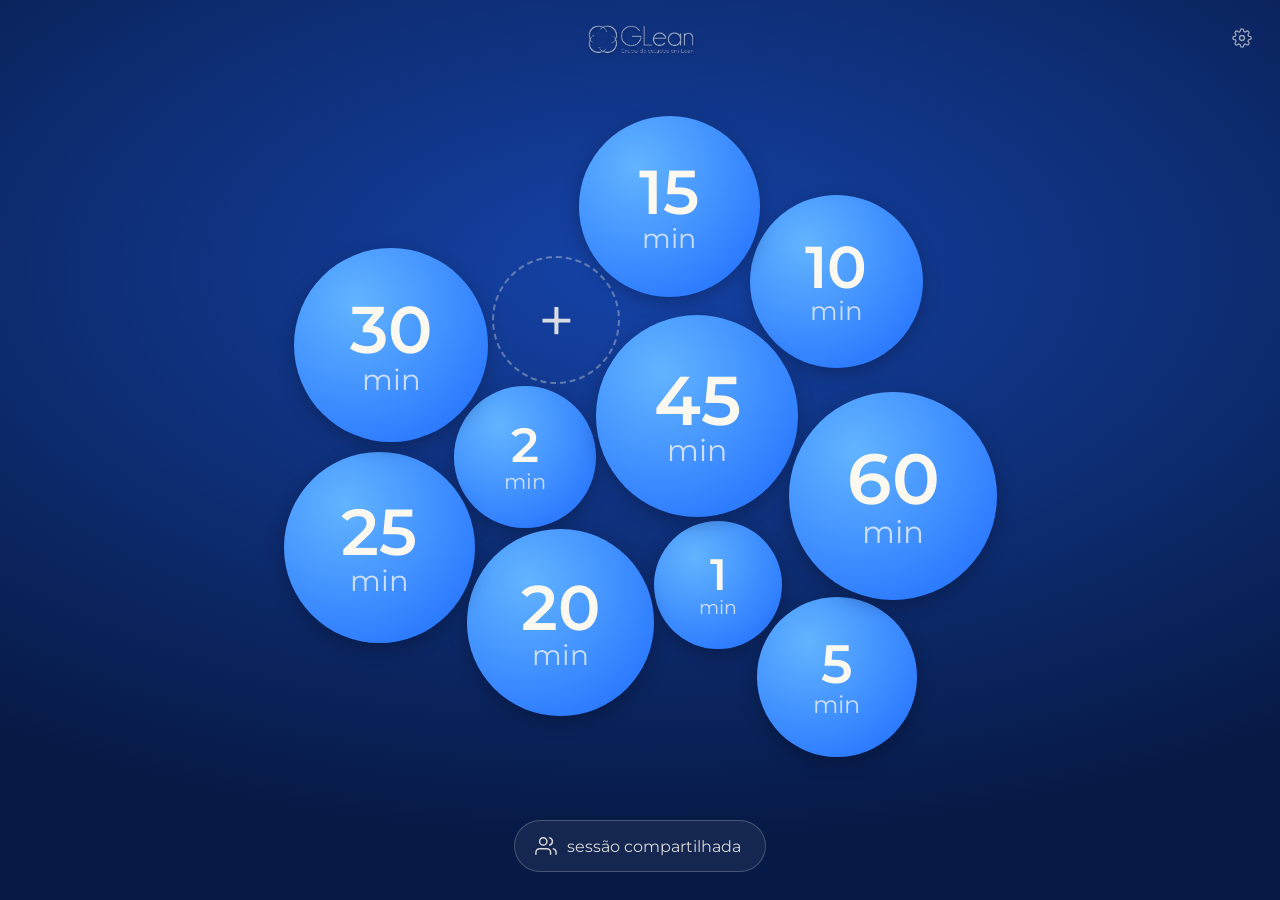
<file: cuckoo/index.html>
<!doctype html>
<html lang="pt-BR">
<head>
<meta charset="utf-8">
<meta name="viewport" content="width=device-width, initial-scale=1, viewport-fit=cover">
<title>Cuckoo</title>
<link rel="icon" href="../assets/marca/favicon_glean.png">
<link rel="preconnect" href="https://fonts.googleapis.com">
<link rel="preconnect" href="https://fonts.gstatic.com" crossorigin>
<link rel="stylesheet" href="https://fonts.googleapis.com/css2?family=Montserrat:wght@400;500;600;700&display=swap">
<style>
  /* =======================================================================
     Cuckoo — timer com sessões compartilhadas
     ======================================================================= */
  :root {
    --fundo-0: #071a46;
    --fundo-1: #1543a8;
    --circulo-a: #1e6bff;
    --circulo-b: #62b4ff;
    --texto: #fbf8ef;
    --fraco: rgba(251, 248, 239, .6);
    --fraco-forte: rgba(251, 248, 239, .85);
    --destaque: #ffc93f;
    --destaque-fraco: rgba(255, 201, 63, .4);
    --painel: #1b4cb4;
    --perigo: #e2836b;
    --ok: #7fd6a4;
  }

  * { box-sizing: border-box; }

  html, body {
    margin: 0; padding: 0; height: 100%;
    background: var(--fundo-0);
    font-family: "Montserrat", ui-sans-serif, system-ui, -apple-system, sans-serif;
    -webkit-tap-highlight-color: transparent;
    overscroll-behavior: none;
  }

  button, input { font: inherit; }
  [hidden] { display: none !important; }

  #app { position: fixed; inset: 0; color: var(--texto); overflow: hidden; }

  .tela {
    position: absolute;
    inset: 0;
    display: flex;
    align-items: center;
    justify-content: center;
    opacity: 0;
    visibility: hidden;
    transform: scale(.98);
    transition: opacity .45s ease, transform .45s ease, visibility 0s linear .45s;
    padding: env(safe-area-inset-top) env(safe-area-inset-right) env(safe-area-inset-bottom) env(safe-area-inset-left);
  }
  .tela.ativa {
    opacity: 1;
    visibility: visible;
    transform: scale(1);
    transition: opacity .45s ease, transform .45s ease, visibility 0s linear 0s;
  }
  #inicio { background: radial-gradient(120% 90% at 50% 30%, var(--fundo-1) 0%, var(--fundo-0) 70%); }

  /* A cor do timer acompanha o tempo restante: --t1/--t0 são atualizadas pelo
     script, do violeta do começo, passando pelo magenta, ao vermelho do fim. */
  #tela-timer {
    --t1: rgb(104, 64, 236);
    --t0: rgb(46, 22, 130);
    flex-direction: column;
    gap: 22px;
    background: radial-gradient(120% 90% at 50% 30%, var(--t1) 0%, var(--t0) 70%);
  }
  /* Depois do fim, um brilho quente pulsa devagar sobre o vermelho. */
  #tela-timer::before {
    content: "";
    position: absolute;
    inset: 0;
    background: radial-gradient(70% 60% at 50% 45%, rgba(255, 170, 60, .35), transparent 70%);
    opacity: 0;
    pointer-events: none;
  }
  #tela-timer.excedido::before { animation: brilho 2.4s ease-in-out infinite; }
  @keyframes brilho { 50% { opacity: 1; } }

  /* ----------------------------- INÍCIO ----------------------------- */
  /* Área dos círculos, entre a logo (em cima) e o botão de sessão (embaixo).
     As posições vêm da simulação no script; --base é o diâmetro de referência,
     ajustado para que todos caibam juntos perto do centro. */
  #constelacao {
    --base: 110px;
    position: absolute;
    top: calc(82px + env(safe-area-inset-top));
    bottom: calc(104px + env(safe-area-inset-bottom));
    left: 12px;
    right: 12px;
  }

  .circulo {
    --f: 1;
    position: absolute;
    left: 0;
    top: 0;
    width: calc(var(--base) * var(--f));
    height: calc(var(--base) * var(--f));
    display: flex;
    flex-direction: column;
    gap: 2px;
    align-items: center;
    justify-content: center;
    border-radius: 50%;
    border: none;
    cursor: pointer;
    background: radial-gradient(circle at 32% 28%, var(--circulo-b), var(--circulo-a));
    color: var(--texto);
    line-height: 1;
    box-shadow: 0 6px 18px rgba(0, 0, 0, .25);
    transform: scale(.6);
    opacity: 0;
    animation: surgir .5s cubic-bezier(.22, 1.2, .36, 1) forwards;
    transition: box-shadow .2s ease, filter .2s ease;
  }
  .circulo:hover { filter: brightness(1.08); box-shadow: 0 8px 22px rgba(0, 0, 0, .32); }
  .circulo:active { filter: brightness(1.15); box-shadow: 0 0 0 6px var(--destaque-fraco); }
  .circulo b { font-weight: 600; font-size: max(13px, calc(var(--base) * var(--f) * .34)); }
  .circulo small { font-weight: 400; opacity: .75; font-size: max(9px, calc(var(--base) * var(--f) * .15)); }
  .circulo.mais {
    background: transparent;
    border: 2px dashed rgba(243, 239, 228, .35);
    box-shadow: none;
    color: var(--fraco-forte);
  }
  .circulo.mais:hover { border-color: var(--destaque); color: var(--destaque); filter: none; }
  .circulo.mais b { font-weight: 400; font-size: max(20px, calc(var(--base) * var(--f) * .5)); }
  @keyframes surgir { to { transform: scale(1); opacity: 1; } }

  .icone-btn {
    position: absolute;
    top: calc(18px + env(safe-area-inset-top));
    width: 40px; height: 40px;
    border: none;
    background: transparent;
    color: var(--fraco);
    cursor: pointer;
    display: flex;
    align-items: center;
    justify-content: center;
    border-radius: 50%;
    transition: color .2s ease, background .2s ease;
  }
  .icone-btn:hover { color: var(--fraco-forte); background: rgba(255, 255, 255, .06); }
  .icone-btn svg { width: 20px; height: 20px; }
  #ajustes-btn { right: calc(18px + env(safe-area-inset-right)); }

  /* Botão de sessão: embaixo, no centro, acima das duas telas, para que quem
     está numa sessão sempre saiba disso (inclusive com o timer rodando). */
  #sessao-btn {
    position: absolute;
    z-index: 5;
    left: 50%;
    bottom: calc(28px + env(safe-area-inset-bottom));
    transform: translateX(-50%);
    height: 52px;
    padding: 0 24px 0 20px;
    display: flex;
    align-items: center;
    gap: 10px;
    white-space: nowrap;
    border: 1px solid rgba(243, 239, 228, .22);
    border-radius: 26px;
    background: rgba(255, 255, 255, .06);
    color: var(--fraco-forte);
    font-size: 1rem;
    cursor: pointer;
    transition: color .2s ease, background .2s ease, border-color .2s ease;
  }
  #sessao-btn:hover { color: var(--texto); background: rgba(255, 255, 255, .1); border-color: rgba(243, 239, 228, .35); }
  #sessao-btn svg { width: 22px; height: 22px; flex: none; }
  #sessao-btn.em-sessao {
    color: var(--texto);
    background: rgba(240, 197, 119, .1);
    border-color: rgba(240, 197, 119, .3);
  }
  #sessao-btn .codigo { font-weight: 600; letter-spacing: .08em; }
  #sessao-btn .pessoas { color: var(--fraco-forte); }
  .ponto-vivo {
    width: 8px; height: 8px; border-radius: 50%;
    background: var(--ok);
    box-shadow: 0 0 0 0 rgba(127, 214, 164, .6);
    animation: pulsar 2s infinite;
    flex: none;
  }
  .ponto-vivo.desconectado { background: var(--perigo); animation: none; }
  @keyframes pulsar {
    70% { box-shadow: 0 0 0 8px rgba(127, 214, 164, 0); }
    100% { box-shadow: 0 0 0 0 rgba(127, 214, 164, 0); }
  }

  /* Logo do GLean: discreta, no topo das duas telas */
  .logo-glean {
    position: absolute;
    z-index: 4;
    left: 50%;
    top: calc(22px + env(safe-area-inset-top));
    transform: translateX(-50%);
    height: 40px;
    width: auto;
    opacity: .6;
    pointer-events: none;
    transition: opacity .3s ease;
  }

  /* ----------------------------- TIMER ----------------------------- */
  #rotulo-timer {
    position: relative;
    margin: 0 0 -14px;
    font-size: clamp(1rem, 1.6vw, 1.2rem);
    font-weight: 500;
    letter-spacing: .03em;
    color: var(--fraco-forte);
    text-align: center;
  }
  .excedido #rotulo-timer {
    margin-bottom: -4px;
    font-size: clamp(1.4rem, 3vw, 2.3rem);
    font-weight: 600;
    color: var(--texto);
  }
  #contador {
    position: relative;
    font-size: clamp(4.2rem, 20vw, 9.5rem);
    font-weight: 700;
    font-variant-numeric: tabular-nums;
    letter-spacing: -.02em;
    line-height: 1;
    transition: color .3s ease, transform .3s ease;
  }
  #contador.acabando { transform: scale(1.08); }
  .excedido #contador { color: #fff3c4; text-shadow: 0 4px 30px rgba(120, 10, 0, .45); }

  /* Depois do fim: a contagem do tempo extra de um lado e os círculos do
     outro, para já escolher o próximo tempo. No celular, um sobre o outro. */
  @media (min-width: 761px) {
    .modo-excedido #tela-timer { right: 50%; }
    .modo-excedido #inicio { left: 50%; }
    .modo-excedido #sessao-btn, .modo-excedido .logo-glean { left: 75%; }
    .modo-excedido #contador { font-size: clamp(3.4rem, 10vw, 8.5rem); }
  }
  @media (max-width: 760px) {
    .modo-excedido #tela-timer { bottom: 56%; gap: 12px; }
    .modo-excedido #inicio { top: 44%; }
    .modo-excedido #constelacao { top: 14px; }
    .modo-excedido .logo-glean { display: none; }
    .modo-excedido #contador { font-size: clamp(3rem, 17vw, 6rem); }
    .modo-excedido #aviso-sessao-timer { display: none; }
  }

  #acoes-timer { position: relative; display: flex; align-items: center; gap: 6px; }
  #acoes-timer button {
    background: none;
    border: none;
    color: var(--fraco-forte);
    font-size: .95rem;
    cursor: pointer;
    padding: 10px 16px;
    border-radius: 20px;
    transition: color .2s ease, background .2s ease;
  }
  #acoes-timer button:hover { color: var(--texto); background: rgba(255, 255, 255, .08); }
  #acoes-timer .divisor { width: 1px; height: 14px; background: rgba(255, 255, 255, .2); }
  #aviso-sessao-timer { position: relative; margin: -10px 0 0; font-size: .85rem; color: var(--fraco); text-align: center; }

  button:focus-visible, input:focus-visible { outline: 2px solid var(--destaque); outline-offset: 2px; }

  /* ----------------------------- PAINÉIS ----------------------------- */
  .sobreposicao {
    position: fixed;
    inset: 0;
    z-index: 10;
    /* fundo bem escurecido e desfocado: o painel se destaca do que está atrás */
    background: rgba(3, 8, 18, .78);
    -webkit-backdrop-filter: blur(8px);
    backdrop-filter: blur(8px);
    display: flex;
    align-items: center;
    justify-content: center;
    padding: 24px;
    opacity: 0;
    visibility: hidden;
    transition: opacity .25s ease, visibility 0s linear .25s;
  }
  .sobreposicao.aberta { opacity: 1; visibility: visible; transition: opacity .25s ease, visibility 0s linear 0s; }

  .painel {
    background: linear-gradient(180deg, #2a66dc 0%, var(--painel) 100%);
    border: 1px solid rgba(243, 239, 228, .2);
    border-radius: 20px;
    padding: 28px 24px;
    width: min(420px, 100%);
    max-height: 84vh;
    overflow-y: auto;
    box-shadow: 0 24px 70px rgba(0, 0, 0, .6), 0 0 0 6px rgba(76, 130, 204, .12);
    transform: translateY(8px);
    transition: transform .25s ease;
  }
  .sobreposicao.aberta .painel { transform: translateY(0); }
  .painel h2 { margin: 0 0 16px; font-size: 1.15rem; font-weight: 600; }
  .painel p { margin: 0 0 18px; color: var(--fraco-forte); font-size: .92rem; line-height: 1.5; }
  .painel .nota { color: var(--fraco); font-size: .85rem; }

  .campo {
    background: rgba(255, 255, 255, .06);
    border: 1px solid rgba(255, 255, 255, .12);
    border-radius: 10px;
    color: var(--texto);
    font-size: .95rem;
    padding: 8px 10px;
  }
  .campo[type="number"] { width: 64px; text-align: right; font-variant-numeric: tabular-nums; }

  #lista-ajustes { display: flex; flex-direction: column; gap: 10px; }
  .linha-ajuste { display: flex; align-items: center; justify-content: space-between; gap: 12px; }
  .linha-ajuste .ordem { color: var(--fraco); font-size: .85rem; width: 22px; }
  .campos-tempo { display: flex; align-items: center; gap: 6px; color: var(--fraco); font-size: .85rem; }
  .remover-tempo {
    width: 32px; height: 32px;
    border: none; border-radius: 50%;
    background: transparent;
    color: var(--fraco);
    cursor: pointer;
  }
  .remover-tempo:hover { color: var(--perigo); background: rgba(226, 131, 107, .12); }

  .novo-tempo-campos { display: flex; justify-content: center; align-items: center; gap: 10px; margin: 6px 0 4px; color: var(--fraco); }
  .novo-tempo-campos .campo { width: 86px; font-size: 1.6rem; font-weight: 600; text-align: center; padding: 10px; }

  .acoes-painel { display: flex; justify-content: flex-end; flex-wrap: wrap; gap: 10px; margin-top: 24px; }
  .acoes-painel .empurra { margin-right: auto; }
  .botao {
    font-size: .9rem;
    border-radius: 20px;
    padding: 10px 18px;
    cursor: pointer;
    border: none;
    background: transparent;
    color: var(--fraco-forte);
    transition: filter .2s ease, color .2s ease, background .2s ease;
  }
  .botao:hover { color: var(--texto); }
  .botao:disabled { opacity: .5; cursor: default; }
  .botao.principal { background: var(--destaque); color: #23180a; font-weight: 600; }
  .botao.principal:hover { filter: brightness(1.06); }
  .botao.contorno { border: 1px solid rgba(255, 255, 255, .18); }
  .botao.contorno:hover { background: rgba(255, 255, 255, .06); }
  .botao.perigo { color: var(--perigo); }
  .botao.largo { width: 100%; padding: 12px 18px; font-size: .95rem; }

  .separador {
    display: flex;
    align-items: center;
    gap: 12px;
    margin: 20px 0 14px;
    color: var(--fraco);
    font-size: .8rem;
  }
  .separador::before, .separador::after { content: ""; flex: 1; height: 1px; background: rgba(255, 255, 255, .12); }

  .linha-codigo { display: flex; gap: 8px; }
  .linha-codigo .campo {
    flex: 1;
    min-width: 0;
    text-transform: uppercase;
    letter-spacing: .2em;
    font-weight: 600;
    text-align: center;
  }
  .linha-codigo .campo::placeholder { letter-spacing: .05em; font-weight: 400; text-transform: none; }

  .erro { margin: 12px 0 0 !important; color: var(--perigo) !important; font-size: .85rem !important; }

  .codigo-grande {
    margin: 4px 0 6px;
    font-size: 2.6rem;
    font-weight: 700;
    letter-spacing: .18em;
    color: var(--destaque);
    text-align: center;
  }
  .pessoas-sessao { text-align: center; margin-bottom: 20px !important; }
  .rotulo-campo { display: block; margin-bottom: 6px; font-size: .85rem; color: var(--fraco-forte); }
  .rotulo-campo span { color: var(--fraco); }
  .campo-nome { display: block; width: 100%; margin-bottom: 16px; }
  #sessao-btn .nome-sessao { max-width: 34vw; overflow: hidden; text-overflow: ellipsis; font-weight: 600; }
  .linha-link { display: flex; gap: 8px; }
  .linha-link .campo { flex: 1; min-width: 0; font-size: .85rem; color: var(--fraco-forte); }

  @media (max-height: 520px) {
    .logo-glean { height: 26px; top: 12px; }
    #sessao-btn { height: 42px; bottom: 12px; }
    #constelacao { top: 50px; bottom: 64px; }
  }

  @media (prefers-reduced-motion: reduce) {
    * { animation-duration: .001s !important; transition-duration: .001s !important; }
    #tela-timer.excedido::before { animation: none; opacity: .7; }
  }
</style>
</head>
<body>
<div id="app">

  <button id="sessao-btn" aria-haspopup="dialog">
    <svg viewBox="0 0 24 24" fill="none" stroke="currentColor" stroke-width="1.6" stroke-linecap="round" stroke-linejoin="round" aria-hidden="true">
      <path d="M17 21v-2a4 4 0 0 0-4-4H5a4 4 0 0 0-4 4v2" /><circle cx="9" cy="7" r="4" />
      <path d="M23 21v-2a4 4 0 0 0-3-3.87" /><path d="M16 3.13a4 4 0 0 1 0 7.75" />
    </svg>
    <span id="sessao-rotulo">sessão compartilhada</span>
  </button>

  <section id="inicio" class="tela ativa">
    <div id="constelacao"></div>
    <button id="ajustes-btn" class="icone-btn" aria-label="Editar tempos">
      <svg viewBox="0 0 24 24" fill="none" stroke="currentColor" stroke-width="1.6" stroke-linecap="round" stroke-linejoin="round" aria-hidden="true">
        <circle cx="12" cy="12" r="3" />
        <path d="M19.4 15a1.65 1.65 0 0 0 .33 1.82l.06.06a2 2 0 1 1-2.83 2.83l-.06-.06a1.65 1.65 0 0 0-1.82-.33 1.65 1.65 0 0 0-1 1.51V21a2 2 0 0 1-4 0v-.09A1.65 1.65 0 0 0 9 19.4a1.65 1.65 0 0 0-1.82.33l-.06.06a2 2 0 1 1-2.83-2.83l.06-.06A1.65 1.65 0 0 0 4.68 15a1.65 1.65 0 0 0-1.51-1H3a2 2 0 0 1 0-4h.09A1.65 1.65 0 0 0 4.6 9a1.65 1.65 0 0 0-.33-1.82l-.06-.06a2 2 0 1 1 2.83-2.83l.06.06A1.65 1.65 0 0 0 9 4.6a1.65 1.65 0 0 0 1-1.51V3a2 2 0 0 1 4 0v.09a1.65 1.65 0 0 0 1 1.51 1.65 1.65 0 0 0 1.82-.33l.06-.06a2 2 0 1 1 2.83 2.83l-.06.06A1.65 1.65 0 0 0 19.4 9a1.65 1.65 0 0 0 1.51 1H21a2 2 0 0 1 0 4h-.09a1.65 1.65 0 0 0-1.51 1z" />
      </svg>
    </button>
  </section>

  <section id="tela-timer" class="tela">
    <p id="rotulo-timer">&nbsp;</p>
    <div id="contador" role="timer" aria-live="off">00:00</div>
    <p id="aviso-sessao-timer" hidden>todos na sessão veem este mesmo tempo</p>
    <div id="acoes-timer">
      <button id="reiniciar-btn">reiniciar</button>
      <span class="divisor" aria-hidden="true"></span>
      <button id="voltar-btn">voltar</button>
    </div>
  </section>

  <img class="logo-glean" src="../assets/marca/logo-branca-glean.png" alt="GLean, Grupo de Estudos em Lean">

  <!-- Novo tempo (círculo "+") -->
  <div id="novo-tempo" class="sobreposicao">
    <form id="novo-tempo-form" class="painel" role="dialog" aria-modal="true" aria-labelledby="novo-tempo-titulo">
      <h2 id="novo-tempo-titulo">Novo tempo</h2>
      <div class="novo-tempo-campos">
        <input id="novo-min" class="campo" type="number" min="0" max="180" inputmode="numeric" aria-label="Minutos" placeholder="0">
        <span>min</span>
        <input id="novo-seg" class="campo" type="number" min="0" max="59" inputmode="numeric" aria-label="Segundos" placeholder="00">
        <span>s</span>
      </div>
      <p id="novo-tempo-erro" class="erro" hidden></p>
      <div class="acoes-painel">
        <button type="button" id="novo-tempo-fechar" class="botao empurra">Fechar</button>
        <button type="button" id="novo-tempo-iniciar" class="botao contorno">Só iniciar</button>
        <button type="submit" class="botao principal">Adicionar</button>
      </div>
    </form>
  </div>

  <!-- Editar tempos -->
  <div id="ajustes" class="sobreposicao">
    <div class="painel" role="dialog" aria-modal="true" aria-labelledby="ajustes-titulo">
      <h2 id="ajustes-titulo">Editar tempos</h2>
      <p id="ajustes-nota-sessao" class="nota" hidden>Os tempos valem para todos da sessão.</p>
      <div id="lista-ajustes"></div>
      <div class="acoes-painel">
        <button id="ajustes-padrao" class="botao empurra">Restaurar padrão</button>
        <button id="ajustes-fechar" class="botao">Fechar</button>
        <button id="ajustes-salvar" class="botao principal">Salvar</button>
      </div>
    </div>
  </div>

  <!-- Sessão compartilhada -->
  <div id="painel-sessao" class="sobreposicao">
    <div class="painel" role="dialog" aria-modal="true" aria-labelledby="sessao-titulo">

      <div id="sessao-fora">
        <h2 id="sessao-titulo">Sessão compartilhada</h2>
        <label class="rotulo-campo" for="nome-campo">Nome da sessão <span>(opcional, aparece no link)</span></label>
        <input id="nome-campo" class="campo campo-nome" maxlength="40" autocomplete="off"
               placeholder="Ex.: Reunião de sexta">
        <button id="criar-btn" class="botao principal largo">Criar nova sessão</button>
        <div class="separador">ou entre com um código</div>
        <form id="entrar-form" class="linha-codigo">
          <input id="codigo-campo" class="campo" maxlength="5" autocomplete="off" autocapitalize="characters"
                 spellcheck="false" placeholder="código" aria-label="Código da sessão">
          <button id="entrar-btn" class="botao contorno" type="submit">Entrar</button>
        </form>
        <p id="sessao-erro" class="erro" hidden></p>
      </div>

      <div id="sessao-dentro" hidden>
        <h2 id="sessao-dentro-titulo">Você está na sessão</h2>
        <div id="sessao-codigo" class="codigo-grande">—</div>
        <p id="sessao-pessoas" class="pessoas-sessao">—</p>
        <label class="rotulo-campo" for="sessao-nome-campo">Nome da sessão <span>(muda para todos)</span></label>
        <input id="sessao-nome-campo" class="campo campo-nome" maxlength="40" autocomplete="off"
               placeholder="Sem nome">
        <div class="linha-link">
          <input id="sessao-link" class="campo" readonly aria-label="Link da sessão">
          <button id="copiar-btn" class="botao contorno">Copiar link</button>
        </div>
        <p class="nota" style="margin-top: 12px">Envie o link ou o código para quem vai acompanhar o tempo.</p>
      </div>

      <div class="acoes-painel">
        <button id="sair-btn" class="botao perigo empurra" hidden>Sair da sessão</button>
        <button id="sessao-fechar" class="botao">Fechar</button>
      </div>
    </div>
  </div>

</div>

<script type="module">
  const $ = (id) => document.getElementById(id);

  // Tempos em segundos, para aceitar valores como 1:30.
  const TEMPOS_PADRAO = [1, 2, 5, 10, 15, 20, 25, 30, 45, 60].map((m) => m * 60);
  const TEMPO_MIN = 5;              // 5 s
  const TEMPO_MAX = 180 * 60;       // 3 h
  const MAX_TEMPOS = 16;
  const CHAVE_LOCAL = "cuckoo-tempos";
  const CHAVE_ANTIGA = "cuckoo-duracoes";   // versão anterior, em minutos
  const CAMINHO = "cuckoo/sessoes/";
  // Sem letras/números que se confundem ao ditar o código (0/O, 1/I/L).
  const ALFABETO = "ABCDEFGHJKMNPQRSTUVWXYZ23456789";
  const RE_CODIGO = /^[A-Z0-9]{5}$/;
  const ID_CLIENTE = Math.random().toString(36).slice(2) + Date.now().toString(36);

  // ---------------------------------------------------------------------------
  // Estado
  // ---------------------------------------------------------------------------
  // O timer é sempre descrito por "quando começou" e não por "quanto falta":
  // assim cada tela calcula o restante sozinha e todas mostram o mesmo número.
  let temposLocais = carregarTemposLocais();
  let timerLocal = { ativo: false, segundos: 0, inicio: 0 };

  // Sessão atual (null fora de sessão): codigo, dados (o nó do banco) e
  // desligar[] (cancela os listeners).
  let sessao = null;
  let fb = null;              // { db, m } depois que o Firebase carrega
  let desvioServidor = 0;     // relógio do servidor - relógio local, em ms
  let conectado = true;

  function carregarTemposLocais() {
    try {
      const salvo = JSON.parse(localStorage.getItem(CHAVE_LOCAL) || "null");
      if (salvo) return limparTempos(salvo);
      const antigo = JSON.parse(localStorage.getItem(CHAVE_ANTIGA) || "null");
      if (Array.isArray(antigo)) return limparTempos(antigo.map((m) => m * 60));
    } catch {}
    return TEMPOS_PADRAO.slice();
  }

  // O banco pode devolver listas como objetos. Garante a faixa permitida, sem
  // repetidos e em ordem crescente (é a ordem dos círculos na tela).
  function limparTempos(bruto) {
    const lista = (Array.isArray(bruto) ? bruto : Object.values(bruto || {}))
      .map((v) => Math.round(Number(v)))
      .filter((v) => v >= TEMPO_MIN && v <= TEMPO_MAX);
    const unicos = [...new Set(lista)].sort((a, b) => a - b).slice(0, MAX_TEMPOS);
    return unicos.length ? unicos : TEMPOS_PADRAO.slice();
  }

  function temposAtuais() {
    if (!sessao || !sessao.dados) return temposLocais;
    const d = sessao.dados;
    // sessões criadas pela versão anterior guardavam minutos em "duracoes"
    if (d.tempos) return limparTempos(d.tempos);
    if (d.duracoes) return limparTempos(Object.values(d.duracoes).map((m) => m * 60));
    return TEMPOS_PADRAO.slice();
  }

  function timerAtual() {
    const t = sessao ? (sessao.dados && sessao.dados.timer) || {} : timerLocal;
    return { ...t, segundos: t.segundos || (t.minutos || 0) * 60 };
  }

  const agora = () => Date.now() + (sessao ? desvioServidor : 0);

  // ---------------------------------------------------------------------------
  // Formatação
  // ---------------------------------------------------------------------------
  const dois = (n) => String(n).padStart(2, "0");

  function relogio(seg) {
    const h = Math.floor(seg / 3600), m = Math.floor((seg % 3600) / 60), s = seg % 60;
    return h ? `${h}:${dois(m)}:${dois(s)}` : `${dois(m)}:${dois(s)}`;
  }

  // [número, unidade] para os círculos: 25 min, 1:30 min, 45 s
  function rotuloCirculo(seg) {
    if (seg < 60) return [String(seg), "s"];
    if (seg % 60 === 0) return [String(seg / 60), "min"];
    return [`${Math.floor(seg / 60)}:${dois(seg % 60)}`, "min"];
  }

  function porExtenso(seg) {
    const m = Math.floor(seg / 60), s = seg % 60;
    const partes = [];
    if (m) partes.push(m + (m === 1 ? " minuto" : " minutos"));
    if (s) partes.push(s + (s === 1 ? " segundo" : " segundos"));
    return partes.join(" e ");
  }

  // ---------------------------------------------------------------------------
  // Círculos dos tempos
  // ---------------------------------------------------------------------------
  // Cada círculo é um corpo numa pequena simulação: um ímã no centro puxa
  // todos, cada um tem uma agitação própria (o movimento "desordenado") e as
  // colisões os mantêm encostados sem nunca sobrepor.
  let corpos = [];   // { el, chave, f, x, y, vx, vy, semente, ritmo, preso }
  let base = 100;    // diâmetro de referência, em px
  let area = { w: 0, h: 0 };
  let assinaturaCirculos = "";

  function desenharCirculos(forcar = false) {
    const tempos = temposAtuais();
    const assinatura = tempos.join(",");
    if (!area.w) area = { w: $("constelacao").clientWidth, h: $("constelacao").clientHeight };
    if (forcar || assinatura !== assinaturaCirculos) {
      assinaturaCirculos = assinatura;

      // Tamanho em escala logarítmica: 1 min e 60 min ficam distinguíveis sem
      // que os tempos longos dominem a tela.
      const lnMin = Math.log(tempos[0]), lnMax = Math.log(tempos[tempos.length - 1]);
      const fator = (v) => .8 + .5 * (lnMax === lnMin ? .5 : (Math.log(v) - lnMin) / (lnMax - lnMin));

      // Quem já estava na tela continua de onde estava; só os novos surgem.
      const anteriores = new Map(corpos.map((c) => [c.chave, c]));
      const itens = [...tempos.map((v) => ({ chave: String(v), f: fator(v), seg: v })), { chave: "+", f: .8 }];
      $("constelacao").innerHTML = "";

      corpos = itens.map((it, i) => {
        const el = document.createElement("button");
        el.className = "circulo" + (it.chave === "+" ? " mais" : "");
        el.style.setProperty("--f", it.f.toFixed(3));
        el.style.animationDelay = i * 35 + "ms";
        if (it.chave === "+") {
          el.innerHTML = "<b>+</b>";
          el.setAttribute("aria-label", "Adicionar um tempo específico");
        } else {
          const [num, unid] = rotuloCirculo(it.seg);
          el.dataset.seg = it.seg;
          el.innerHTML = `<b>${num}</b><small>${unid}</small>`;
          el.setAttribute("aria-label", "Iniciar timer de " + porExtenso(it.seg));
        }
        $("constelacao").appendChild(el);

        const antigo = anteriores.get(it.chave);
        // Os novos surgem espalhados pela área e o ímã os junta no centro.
        const corpo = {
          el, chave: it.chave, f: it.f,
          x: antigo ? antigo.x : area.w * (.08 + Math.random() * .84),
          y: antigo ? antigo.y : area.h * (.08 + Math.random() * .84),
          vx: 0, vy: 0,
          semente: Math.random() * Math.PI * 2,
          ritmo: .25 + Math.random() * .35,
          preso: false,
        };
        // Parado sob o cursor, para não fugir na hora do clique.
        el.addEventListener("pointerenter", (e) => { if (e.pointerType === "mouse") corpo.preso = true; });
        el.addEventListener("pointerleave", () => { corpo.preso = false; });
        return corpo;
      });
    }
    encaixarCirculos();
    acomodar();
  }

  // Ajusta o tamanho para que os círculos, juntos, ocupem cerca de metade da
  // área disponível: sobra espaço para se moverem sem ficar espremidos.
  function encaixarCirculos() {
    const c = $("constelacao");
    const w = c.clientWidth, h = c.clientHeight;
    if (w < 10 || h < 10) return;

    // Mudou o tamanho da tela: leva as posições junto, a partir do centro.
    if (area.w && (area.w !== w || area.h !== h)) {
      for (const k of corpos) {
        k.x = w / 2 + (k.x - area.w / 2) * (w / area.w);
        k.y = h / 2 + (k.y - area.h / 2) * (h / area.h);
      }
    }
    area = { w, h };

    const somaAreas = corpos.reduce((s, k) => s + Math.PI * (k.f / 2) ** 2, 0) || 1;
    const maiorF = Math.max(...corpos.map((k) => k.f), 1);
    base = Math.min(160, Math.sqrt(.5 * w * h / somaAreas), Math.min(w, h) * .42 / maiorF);
    c.style.setProperty("--base", base + "px");
  }

  // A acomodação dura 1,5 s: os círculos correm para o centro, freiam juntos
  // no fim e ficam parados até a próxima mudança (novo tempo, tela redimensionada,
  // volta do timer).
  const DURACAO_ACOMODACAO = 1.5;   // s
  const reduzirMovimento = window.matchMedia("(prefers-reduced-motion: reduce)").matches;
  let quadro = 0, ultimoQuadro = 0, inicioAcomodacao = 0;

  function acomodar() {
    pararCirculos();
    inicioAcomodacao = performance.now();
    if (!area.w) return;
    if (reduzirMovimento) {
      // sem animação: calcula direto onde eles parariam
      for (let t = 0; t < DURACAO_ACOMODACAO; t += 1 / 60) simular(1 / 60, t);
      terminarAcomodacao();
      return;
    }
    if (telaAtual === "timer" || document.hidden) return;
    ultimoQuadro = inicioAcomodacao;
    quadro = requestAnimationFrame(passoFisica);
  }

  function pararCirculos() {
    cancelAnimationFrame(quadro);
    quadro = 0;
  }

  function passoFisica(t) {
    quadro = 0;
    const dt = Math.min(.033, Math.max(.001, (t - ultimoQuadro) / 1000));
    ultimoQuadro = t;
    const decorrido = (t - inicioAcomodacao) / 1000;
    if (decorrido >= DURACAO_ACOMODACAO) { terminarAcomodacao(); return; }
    simular(dt, decorrido);
    posicionarCirculos();
    quadro = requestAnimationFrame(passoFisica);
  }

  // Fim: zera as velocidades e faz passadas extras de colisão, para que a
  // posição final em que ficam parados não tenha nenhuma sobreposição.
  function terminarAcomodacao() {
    for (const k of corpos) k.vx = k.vy = 0;
    resolverColisoes(30);
    posicionarCirculos();
  }

  function simular(dt, decorrido) {
    const { w, h } = area;
    const cx = w / 2, cy = h / 2;
    const lado = Math.min(w, h);
    const p = decorrido / DURACAO_ACOMODACAO;          // 0 → 1
    const atracao = lado * 4;                           // px/s² em direção ao centro
    const agitacao = lado * 1.2 * (1 - p);              // desordem que se desfaz
    const amortece = Math.pow(.03, dt);
    // freio: na segunda metade o deslocamento vai a zero suavemente
    const x = Math.max(0, (p - .5) / .5);
    const freio = 1 - x * x * (3 - 2 * x);

    for (const k of corpos) {
      if (k.preso) { k.vx = k.vy = 0; continue; }
      const dx = cx - k.x, dy = cy - k.y;
      const d = Math.hypot(dx, dy) || 1;
      // o ímã enfraquece bem perto do centro, para ninguém ficar tremendo ali
      const puxa = atracao * Math.min(1, d / (lado * .08));
      // agitação: direção própria de cada círculo, que gira com o tempo
      const ang = k.semente + decorrido * k.ritmo * 6;
      k.vx = (k.vx + (dx / d * puxa + Math.cos(ang) * agitacao) * dt) * amortece;
      k.vy = (k.vy + (dy / d * puxa + Math.sin(ang) * agitacao) * dt) * amortece;
      k.x += k.vx * dt * freio;
      k.y += k.vy * dt * freio;
    }

    resolverColisoes(6);
  }

  function posicionarCirculos() {
    for (const k of corpos) {
      const r = k.f * base / 2;
      k.el.style.left = (k.x - r).toFixed(1) + "px";
      k.el.style.top = (k.y - r).toFixed(1) + "px";
    }
  }

  // Várias passadas por quadro garantem que ninguém se sobreponha.
  function resolverColisoes(passadas) {
    const { w, h } = area;
    const folga = base * .035;                          // espaço mínimo entre círculos
    for (let passada = 0; passada < passadas; passada++) {
      for (let i = 0; i < corpos.length; i++) {
        for (let j = i + 1; j < corpos.length; j++) {
          const a = corpos[i], b = corpos[j];
          const dx = b.x - a.x, dy = b.y - a.y;
          const d = Math.hypot(dx, dy);
          const minimo = (a.f + b.f) * base / 2 + folga;
          if (d >= minimo) continue;
          // exatamente no mesmo ponto: separa numa direção qualquer
          const giro = Math.random() * Math.PI * 2;
          const nx = d > .01 ? dx / d : Math.cos(giro), ny = d > .01 ? dy / d : Math.sin(giro);
          const sobra = minimo - d;
          // um círculo parado sob o cursor não é empurrado: o outro desvia
          const pa = a.preso ? 0 : b.preso ? 1 : .5;
          const pb = 1 - pa;
          a.x -= nx * sobra * pa; a.y -= ny * sobra * pa;
          b.x += nx * sobra * pb; b.y += ny * sobra * pb;
          // tira a parte da velocidade que os empurraria um contra o outro
          const vn = (b.vx - a.vx) * nx + (b.vy - a.vy) * ny;
          if (vn < 0) {
            a.vx += nx * vn * pa; a.vy += ny * vn * pa;
            b.vx -= nx * vn * pb; b.vy -= ny * vn * pb;
          }
        }
      }
      for (const k of corpos) {
        const r = k.f * base / 2;
        k.x = Math.max(r, Math.min(w - r, k.x));
        k.y = Math.max(r, Math.min(h - r, k.y));
      }
    }
  }

  // Aba em segundo plano no meio da acomodação: termina na hora, sem animar.
  document.addEventListener("visibilitychange", () => {
    if (document.hidden && quadro) { pararCirculos(); terminarAcomodacao(); }
  });

  // ---------------------------------------------------------------------------
  // Timer
  // ---------------------------------------------------------------------------
  async function iniciar(segundos) {
    destravarAudio();
    const novo = { ativo: true, segundos, inicio: 0 };
    if (sessao) {
      novo.inicio = fb.m.serverTimestamp();
      await gravarTimer(novo);
    } else {
      novo.inicio = Date.now();
      timerLocal = novo;
      tique();
    }
  }

  function reiniciar() {
    const t = timerAtual();
    if (t.segundos) iniciar(t.segundos);
  }

  async function encerrar() {
    if (sessao) await gravarTimer({ ...timerAtual(), ativo: false });
    else { timerLocal = { ...timerLocal, ativo: false }; tique(); }
  }

  async function gravarTimer(timer) {
    try {
      await fb.m.set(fb.m.ref(fb.db, CAMINHO + sessao.codigo + "/timer"), timer);
    } catch (err) {
      console.error(err);
      alert("Não foi possível atualizar a sessão. Verifique a conexão.");
    }
  }

  // Três telas: "inicio" (só os círculos), "timer" (só a contagem) e
  // "excedido" (o tempo extra de um lado e os círculos do outro).
  let telaAtual = "inicio";
  function mostrarTela(nome) {
    if (nome === telaAtual) return;
    telaAtual = nome;
    const comCirculos = nome !== "timer";
    $("inicio").classList.toggle("ativa", comCirculos);
    $("tela-timer").classList.toggle("ativa", nome !== "inicio");
    $("app").classList.toggle("modo-excedido", nome === "excedido");
    $("ajustes-btn").hidden = !comCirculos;
    if (nome === "inicio") document.title = "Cuckoo";
    if (comCirculos) requestAnimationFrame(() => desenharCirculos(true));
    else pararCirculos();   // ninguém vê os círculos durante a contagem
  }

  function escrever(id, texto) {
    if ($(id).textContent !== texto) $(id).textContent = texto;
  }

  // Cor do fundo conforme a fração de tempo que ainda falta, mudando aos
  // poucos: violeta no começo, magenta na metade, rosa-vermelho perto do fim
  // e vermelho-alaranjado quando zera.
  const CORES = [
    // [fração restante, cor clara, cor escura]
    [1, [104, 64, 236], [46, 22, 130]],
    [.5, [196, 48, 196], [92, 16, 104]],
    [.2, [240, 44, 104], [124, 12, 52]],
    [0, [255, 78, 36], [150, 22, 8]],
  ];
  function pintarFundo(fracao) {
    fracao = Math.max(0, Math.min(1, fracao));
    let i = 0;
    while (i < CORES.length - 2 && fracao < CORES[i + 1][0]) i++;
    const [fa, claraA, escuraA] = CORES[i];
    const [fb_, claraB, escuraB] = CORES[i + 1];
    const k = fa === fb_ ? 0 : (fa - fracao) / (fa - fb_);
    const mistura = (a, b) => `rgb(${a.map((v, j) => Math.round(v + (b[j] - v) * k)).join(",")})`;
    const tela = $("tela-timer");
    tela.style.setProperty("--t1", mistura(claraA, claraB));
    tela.style.setProperty("--t0", mistura(escuraA, escuraB));
  }

  // Roda várias vezes por segundo e decide a tela a partir do estado: é isso
  // que mantém todos da sessão sincronizados, inclusive quem entra no meio.
  let fimJaTocado = 0;
  function tique() {
    const t = timerAtual();
    const fim = t.ativo && typeof t.inicio === "number" && t.segundos ? t.inicio + t.segundos * 1000 : 0;
    if (!fim) { mostrarTela("inicio"); return; }

    const restante = fim - agora();
    const estavaNoTimer = telaAtual === "timer";
    const tela = $("tela-timer");

    if (restante > 0) {
      mostrarTela("timer");
      tela.classList.remove("excedido");
      escrever("rotulo-timer", "de " + rotuloCirculo(t.segundos).join(" "));
      const texto = relogio(Math.ceil(restante / 1000));
      escrever("contador", texto);
      document.title = texto + " · Cuckoo";
      pintarFundo(restante / (t.segundos * 1000));
      return;
    }

    // Acabou: o cuco canta uma vez (só para quem estava vendo a contagem — quem
    // chega depois não ouve um alarme atrasado), o contador passa a mostrar há
    // quanto tempo o tempo acabou e os círculos voltam ao lado dele.
    mostrarTela("excedido");
    if (fim !== fimJaTocado) {
      fimJaTocado = fim;
      if (estavaNoTimer && restante > -5000) tocarCuco();
      $("contador").classList.add("acabando");
      setTimeout(() => $("contador").classList.remove("acabando"), 600);
    }
    tela.classList.add("excedido");
    pintarFundo(0);
    escrever("rotulo-timer", "tempo esgotado há");
    const texto = "+" + relogio(Math.floor(-restante / 1000));
    escrever("contador", texto);
    document.title = texto + " · Cuckoo";
  }

  // ---------------------------------------------------------------------------
  // Som: só o cuco, quando o timer termina
  // ---------------------------------------------------------------------------
  const somCuco = new Audio("som-cuckoo.mp3");
  somCuco.preload = "auto";
  let audioDestravado = false;
  let destravando = false;

  // O navegador só deixa tocar som depois de um gesto do usuário. Tocar o
  // arquivo em silêncio total (mudo e volume zero) uma vez, dentro desse gesto,
  // libera o play() de mais tarde. Quem entra por link talvez nunca clique num
  // círculo, então qualquer toque na página serve.
  function destravarAudio() {
    if (audioDestravado || destravando) return;
    destravando = true;
    somCuco.muted = true;
    somCuco.volume = 0;
    somCuco.play().then(() => {
      somCuco.pause();
      somCuco.currentTime = 0;
      audioDestravado = true;
    }).catch(() => {}).finally(() => {
      destravando = false;
    });
  }
  ["pointerdown", "keydown"].forEach((ev) => document.addEventListener(ev, destravarAudio, { passive: true }));

  function tocarCuco() {
    somCuco.pause();
    somCuco.currentTime = 0;
    somCuco.muted = false;
    somCuco.volume = 1;
    somCuco.play().catch((err) => console.warn("Som do cuco bloqueado pelo navegador:", err));
  }

  // ---------------------------------------------------------------------------
  // Firebase (carregado só quando alguém usa sessões)
  // ---------------------------------------------------------------------------
  async function carregarFirebase() {
    if (fb) return fb;
    // O Firebase é o mesmo do Andon da sede, então a configuração fica num
    // lugar só. É carregada aqui (e não no topo) para que o timer sem sessão
    // funcione mesmo se este arquivo não puder ser lido.
    const [{ FIREBASE_CONFIG }, { initializeApp }, m] = await Promise.all([
      import("../firebase/config.js"),
      import("https://www.gstatic.com/firebasejs/10.12.2/firebase-app.js"),
      import("https://www.gstatic.com/firebasejs/10.12.2/firebase-database.js"),
    ]);
    const db = m.getDatabase(initializeApp(FIREBASE_CONFIG));
    fb = { db, m };

    // O tempo é contado pelo relógio do servidor, não pelo de cada aparelho:
    // um celular adiantado 40s ainda mostra o mesmo número que os outros.
    m.onValue(m.ref(db, ".info/serverTimeOffset"), (s) => { desvioServidor = s.val() || 0; });

    // Presença: ao reconectar, o servidor já apagou a marca (onDisconnect),
    // então ela é refeita.
    m.onValue(m.ref(db, ".info/connected"), (s) => {
      conectado = Boolean(s.val());
      if (conectado && sessao) marcarPresenca();
      desenharSessao();
    });
    return fb;
  }

  function marcarPresenca() {
    const { m, db } = fb;
    const ref = m.ref(db, CAMINHO + sessao.codigo + "/presenca/" + ID_CLIENTE);
    m.onDisconnect(ref).remove();
    m.set(ref, true).catch(() => {});
  }

  // ---------------------------------------------------------------------------
  // Nome da sessão e link
  // ---------------------------------------------------------------------------
  // O link leva o nome e o código: …/cuckoo/#reuniao-de-sexta-K7Q2M. Só o
  // código (sempre no fim) identifica a sessão, então links antigos continuam
  // funcionando mesmo depois que alguém renomeia.
  const limparNome = (nome) => String(nome || "").replace(/\s+/g, " ").trim().slice(0, 40);

  function slugDoNome(nome) {
    return limparNome(nome).normalize("NFD").replace(/[̀-ͯ]/g, "")
      .toLowerCase().replace(/[^a-z0-9]+/g, "-").replace(/^-+|-+$/g, "").slice(0, 40);
  }

  const nomeDaSessao = () => limparNome(sessao && sessao.dados && sessao.dados.nome);

  function hashDaSessao() {
    const slug = slugDoNome(nomeDaSessao());
    return "#" + (slug ? slug + "-" : "") + sessao.codigo;
  }

  function codigoDoEndereco() {
    let hash = location.hash.slice(1);
    try { hash = decodeURIComponent(hash); } catch {}
    const achado = hash.match(/(?:^|-)([A-Za-z0-9]{5})$/);
    return achado ? achado[1].toUpperCase() : "";
  }

  const escapar = (s) => String(s).replace(/[&<>"']/g, (c) => (
    { "&": "&amp;", "<": "&lt;", ">": "&gt;", '"': "&quot;", "'": "&#39;" }[c]));

  function gerarCodigo() {
    let c = "";
    for (let i = 0; i < 5; i++) c += ALFABETO[Math.floor(Math.random() * ALFABETO.length)];
    return c;
  }

  function mensagemDeErro(err) {
    if (String(err && (err.code || err.message)).toLowerCase().includes("permission")) {
      return "O banco ainda não libera as sessões do Cuckoo (falta a regra do nó \"cuckoo\" no Firebase).";
    }
    return "Não foi possível conectar. Verifique a internet e tente de novo.";
  }

  async function criarSessao() {
    mostrarErro("");
    $("criar-btn").disabled = true;
    try {
      const { m, db } = await carregarFirebase();
      for (let tentativa = 0; tentativa < 6; tentativa++) {
        const codigo = gerarCodigo();
        const ref = m.ref(db, CAMINHO + codigo);
        if ((await m.get(ref)).exists()) continue;
        // A sessão nasce com os tempos de quem criou e com o timer que já
        // estiver rodando aqui, para não interromper ninguém.
        await m.set(ref, {
          criadaEm: m.serverTimestamp(),
          nome: limparNome($("nome-campo").value),
          tempos: temposLocais,
          timer: timerLocal.ativo
            ? { ...timerLocal, inicio: timerLocal.inicio + desvioServidor }
            : { ativo: false, segundos: 0, inicio: 0 },
        });
        await entrarSessao(codigo);
        return;
      }
      mostrarErro("Não foi possível gerar um código livre. Tente de novo.");
    } catch (err) {
      console.error(err);
      mostrarErro(mensagemDeErro(err));
    } finally {
      $("criar-btn").disabled = false;
    }
  }

  async function entrarSessao(codigo) {
    codigo = String(codigo || "").trim().toUpperCase();
    if (!RE_CODIGO.test(codigo)) { mostrarErro("O código tem 5 letras ou números."); return false; }
    if (sessao && sessao.codigo === codigo) return true;
    mostrarErro("");
    $("entrar-btn").disabled = true;

    try {
      const { m, db } = await carregarFirebase();
      const ref = m.ref(db, CAMINHO + codigo);
      const snap = await m.get(ref);
      if (!snap.exists()) { mostrarErro(`A sessão ${codigo} não existe ou já foi encerrada.`); return false; }

      sairSessao({ manterEndereco: true });
      sessao = { codigo, dados: snap.val(), desligar: [] };
      // Entrar numa sessão já com o tempo acabado não toca o cuco.
      fimJaTocado = 0;
      sessao.desligar.push(m.onValue(ref, (s) => {
        if (!sessao || sessao.codigo !== codigo) return;
        if (!s.exists()) { sairSessao(); alert("A sessão foi encerrada."); return; }
        sessao.dados = s.val();
        // alguém renomeou: o endereço desta tela passa a levar o nome novo
        if (location.hash !== hashDaSessao()) history.replaceState(null, "", hashDaSessao());
        desenharSessao();
        desenharCirculos();
        tique();
      }, (err) => {
        console.error(err);
        sairSessao();
        alert(mensagemDeErro(err));
      }));
      marcarPresenca();

      history.replaceState(null, "", hashDaSessao());
      desenharSessao();
      desenharCirculos(true);
      tique();
      return true;
    } catch (err) {
      console.error(err);
      mostrarErro(mensagemDeErro(err));
      return false;
    } finally {
      $("entrar-btn").disabled = false;
    }
  }

  // Sair só desliga esta tela; a sessão continua para os outros.
  function sairSessao({ manterEndereco = false } = {}) {
    if (!sessao) return;
    const { m, db } = fb;
    sessao.desligar.forEach((desligar) => desligar());
    const ref = m.ref(db, CAMINHO + sessao.codigo + "/presenca/" + ID_CLIENTE);
    m.onDisconnect(ref).cancel();
    m.remove(ref).catch(() => {});
    sessao = null;
    if (!manterEndereco) history.replaceState(null, "", location.pathname + location.search);
    desenharSessao();
    desenharCirculos(true);
    tique();
  }

  // ---------------------------------------------------------------------------
  // Interface da sessão
  // ---------------------------------------------------------------------------
  function desenharSessao() {
    const btn = $("sessao-btn");
    const dentro = Boolean(sessao);
    btn.classList.toggle("em-sessao", dentro);
    $("aviso-sessao-timer").hidden = !dentro;
    $("voltar-btn").textContent = dentro ? "encerrar" : "voltar";
    $("voltar-btn").title = dentro ? "Encerra o timer para todos da sessão" : "";
    $("ajustes-nota-sessao").hidden = !dentro;

    $("sessao-fora").hidden = dentro;
    $("sessao-dentro").hidden = !dentro;
    $("sair-btn").hidden = !dentro;

    if (!dentro) {
      $("sessao-rotulo").textContent = "sessão compartilhada";
      btn.setAttribute("aria-label", "Criar ou entrar numa sessão compartilhada");
      return;
    }

    const n = Math.max(1, Object.keys((sessao.dados && sessao.dados.presenca) || {}).length);
    const pessoas = n === 1 ? "só você" : n + " pessoas";
    const nome = nomeDaSessao();
    // Com nome, o botão mostra o nome; sem nome, o código.
    $("sessao-rotulo").innerHTML = `<span class="ponto-vivo ${conectado ? "" : "desconectado"}"></span>`
      + (nome ? `<span class="nome-sessao">${escapar(nome)}</span>` : `<span class="codigo">${sessao.codigo}</span>`)
      + `<span class="pessoas">· ${pessoas}</span>`;
    btn.setAttribute("aria-label", `Sessão ${nome || sessao.codigo}, ${pessoas}`);
    $("sessao-dentro-titulo").textContent = nome || "Você está na sessão";
    $("sessao-codigo").textContent = sessao.codigo;
    $("sessao-pessoas").textContent = conectado
      ? (n === 1 ? "Só você está conectado agora." : `${n} pessoas conectadas agora.`)
      : "Reconectando…";
    // não sobrescreve o nome enquanto alguém o edita nesta tela
    if (document.activeElement !== $("sessao-nome-campo")) $("sessao-nome-campo").value = nome;
    $("sessao-link").value = location.origin + location.pathname + hashDaSessao();
    $("aviso-sessao-timer").textContent = nome
      ? `todos na sessão “${nome}” veem este mesmo tempo`
      : "todos na sessão veem este mesmo tempo";
  }

  function mostrarErro(texto) {
    $("sessao-erro").textContent = texto;
    $("sessao-erro").hidden = !texto;
  }

  function abrir(id) { $(id).classList.add("aberta"); }
  function fechar(id) { $(id).classList.remove("aberta"); }

  // Grava a lista de tempos onde ela vale agora: na sessão ou neste navegador.
  async function salvarTempos(tempos) {
    tempos = limparTempos(tempos);
    if (sessao) {
      try {
        await fb.m.set(fb.m.ref(fb.db, CAMINHO + sessao.codigo + "/tempos"), tempos);
      } catch (err) {
        console.error(err);
        alert("Não foi possível salvar os tempos da sessão.");
        return false;
      }
    } else {
      temposLocais = tempos;
      try { localStorage.setItem(CHAVE_LOCAL, JSON.stringify(tempos)); } catch {}
    }
    desenharCirculos(true);
    return true;
  }

  // ---------------------------------------------------------------------------
  // Novo tempo (círculo "+")
  // ---------------------------------------------------------------------------
  function abrirNovoTempo() {
    $("novo-min").value = "";
    $("novo-seg").value = "";
    $("novo-tempo-erro").hidden = true;
    abrir("novo-tempo");
    setTimeout(() => $("novo-min").focus(), 50);
  }

  function lerNovoTempo() {
    const seg = (parseInt($("novo-min").value, 10) || 0) * 60 + (parseInt($("novo-seg").value, 10) || 0);
    if (seg < TEMPO_MIN || seg > TEMPO_MAX) {
      $("novo-tempo-erro").textContent = "Escolha um tempo entre 5 segundos e 180 minutos.";
      $("novo-tempo-erro").hidden = false;
      return 0;
    }
    return seg;
  }

  // ---------------------------------------------------------------------------
  // Editar tempos
  // ---------------------------------------------------------------------------
  function linhaAjuste(seg) {
    return `<div class="linha-ajuste">
      <span class="campos-tempo">
        <input class="campo" type="number" data-p="m" min="0" max="180" value="${Math.floor(seg / 60)}" aria-label="Minutos"> min
        <input class="campo" type="number" data-p="s" min="0" max="59" value="${seg % 60}" aria-label="Segundos"> s
      </span>
      <button class="remover-tempo" aria-label="Remover este tempo">✕</button>
    </div>`;
  }

  function abrirAjustes(tempos = temposAtuais()) {
    $("lista-ajustes").innerHTML = tempos.map(linhaAjuste).join("");
    abrir("ajustes");
  }

  async function salvarAjustes() {
    const tempos = [...$("lista-ajustes").querySelectorAll(".linha-ajuste")].map((linha) =>
      (parseInt(linha.querySelector('[data-p="m"]').value, 10) || 0) * 60
      + (parseInt(linha.querySelector('[data-p="s"]').value, 10) || 0));
    if (await salvarTempos(tempos)) fechar("ajustes");
  }

  // ---------------------------------------------------------------------------
  // Eventos
  // ---------------------------------------------------------------------------
  $("constelacao").addEventListener("click", (e) => {
    const btn = e.target.closest(".circulo");
    if (!btn) return;
    if (btn.classList.contains("mais")) abrirNovoTempo();
    else iniciar(Number(btn.dataset.seg));
  });

  $("novo-tempo-form").addEventListener("submit", async (e) => {
    e.preventDefault();
    const seg = lerNovoTempo();
    if (!seg) return;
    if (temposAtuais().length >= MAX_TEMPOS && !temposAtuais().includes(seg)) {
      $("novo-tempo-erro").textContent = `Cabem até ${MAX_TEMPOS} tempos. Remova algum em "Editar tempos".`;
      $("novo-tempo-erro").hidden = false;
      return;
    }
    if (await salvarTempos([...temposAtuais(), seg])) fechar("novo-tempo");
  });
  $("novo-tempo-iniciar").addEventListener("click", () => {
    const seg = lerNovoTempo();
    if (!seg) return;
    fechar("novo-tempo");
    iniciar(seg);
  });
  $("novo-tempo-fechar").addEventListener("click", () => fechar("novo-tempo"));

  $("reiniciar-btn").addEventListener("click", reiniciar);
  $("voltar-btn").addEventListener("click", encerrar);
  $("ajustes-btn").addEventListener("click", () => abrirAjustes());
  $("ajustes-fechar").addEventListener("click", () => fechar("ajustes"));
  $("ajustes-salvar").addEventListener("click", salvarAjustes);
  $("ajustes-padrao").addEventListener("click", () => abrirAjustes(TEMPOS_PADRAO));
  $("lista-ajustes").addEventListener("click", (e) => {
    const btn = e.target.closest(".remover-tempo");
    if (btn) btn.closest(".linha-ajuste").remove();
  });

  $("sessao-btn").addEventListener("click", () => {
    mostrarErro("");
    desenharSessao();
    abrir("painel-sessao");
    if (!sessao) setTimeout(() => $("nome-campo").focus(), 50);
  });
  $("sessao-fechar").addEventListener("click", () => fechar("painel-sessao"));
  $("criar-btn").addEventListener("click", async () => {
    await criarSessao();
    if (sessao) { $("nome-campo").value = ""; desenharSessao(); }
  });
  $("entrar-form").addEventListener("submit", async (e) => {
    e.preventDefault();
    if (await entrarSessao($("codigo-campo").value)) $("codigo-campo").value = "";
  });
  $("codigo-campo").addEventListener("input", (e) => {
    e.target.value = e.target.value.toUpperCase().replace(/[^A-Z0-9]/g, "");
  });
  $("sair-btn").addEventListener("click", () => { sairSessao(); fechar("painel-sessao"); });

  // Renomear: grava um instante depois que a pessoa para de digitar.
  let esperaNome;
  $("sessao-nome-campo").addEventListener("input", (e) => {
    clearTimeout(esperaNome);
    const codigo = sessao && sessao.codigo;
    esperaNome = setTimeout(() => {
      if (!sessao || sessao.codigo !== codigo) return;
      fb.m.set(fb.m.ref(fb.db, CAMINHO + codigo + "/nome"), limparNome(e.target.value))
        .catch((err) => { console.error(err); alert("Não foi possível renomear a sessão."); });
    }, 500);
  });
  $("sessao-nome-campo").addEventListener("blur", () => desenharSessao());
  $("copiar-btn").addEventListener("click", async () => {
    const campo = $("sessao-link");
    try { await navigator.clipboard.writeText(campo.value); }
    catch { campo.select(); document.execCommand("copy"); }
    $("copiar-btn").textContent = "Copiado ✓";
    setTimeout(() => { $("copiar-btn").textContent = "Copiar link"; }, 1800);
  });

  document.querySelectorAll(".sobreposicao").forEach((s) => {
    s.addEventListener("click", (e) => { if (e.target === s) fechar(s.id); });
  });
  document.addEventListener("keydown", (e) => {
    if (e.key !== "Escape") return;
    const aberta = document.querySelector(".sobreposicao.aberta");
    if (aberta) fechar(aberta.id);
    else if (telaAtual !== "inicio" && !sessao) encerrar();
  });

  // A área dos círculos muda de tamanho com a janela e ao dividir a tela com
  // o tempo extra: os círculos se reacomodam no espaço novo.
  let esperaRedimensionar;
  new ResizeObserver(() => {
    clearTimeout(esperaRedimensionar);
    esperaRedimensionar = setTimeout(() => {
      const c = $("constelacao");
      if (telaAtual === "timer" || (c.clientWidth === area.w && c.clientHeight === area.h)) return;
      encaixarCirculos();
      acomodar();
    }, 120);
  }).observe($("constelacao"));

  // Entrar por link (…/cuckoo/#nome-K7Q2M ou …/cuckoo/#K7Q2M) ou trocar o
  // código na barra de endereço.
  function entrarPeloEndereco() {
    const codigo = codigoDoEndereco();
    if (!codigo || (sessao && sessao.codigo === codigo)) return;
    entrarSessao(codigo).then((ok) => { if (!ok) { desenharSessao(); abrir("painel-sessao"); } });
  }
  window.addEventListener("hashchange", entrarPeloEndereco);

  // ---------------------------------------------------------------------------
  // Arranque
  // ---------------------------------------------------------------------------
  desenharSessao();
  desenharCirculos(true);
  setInterval(tique, 200);
  entrarPeloEndereco();
</script>
</body>
</html>
</file>
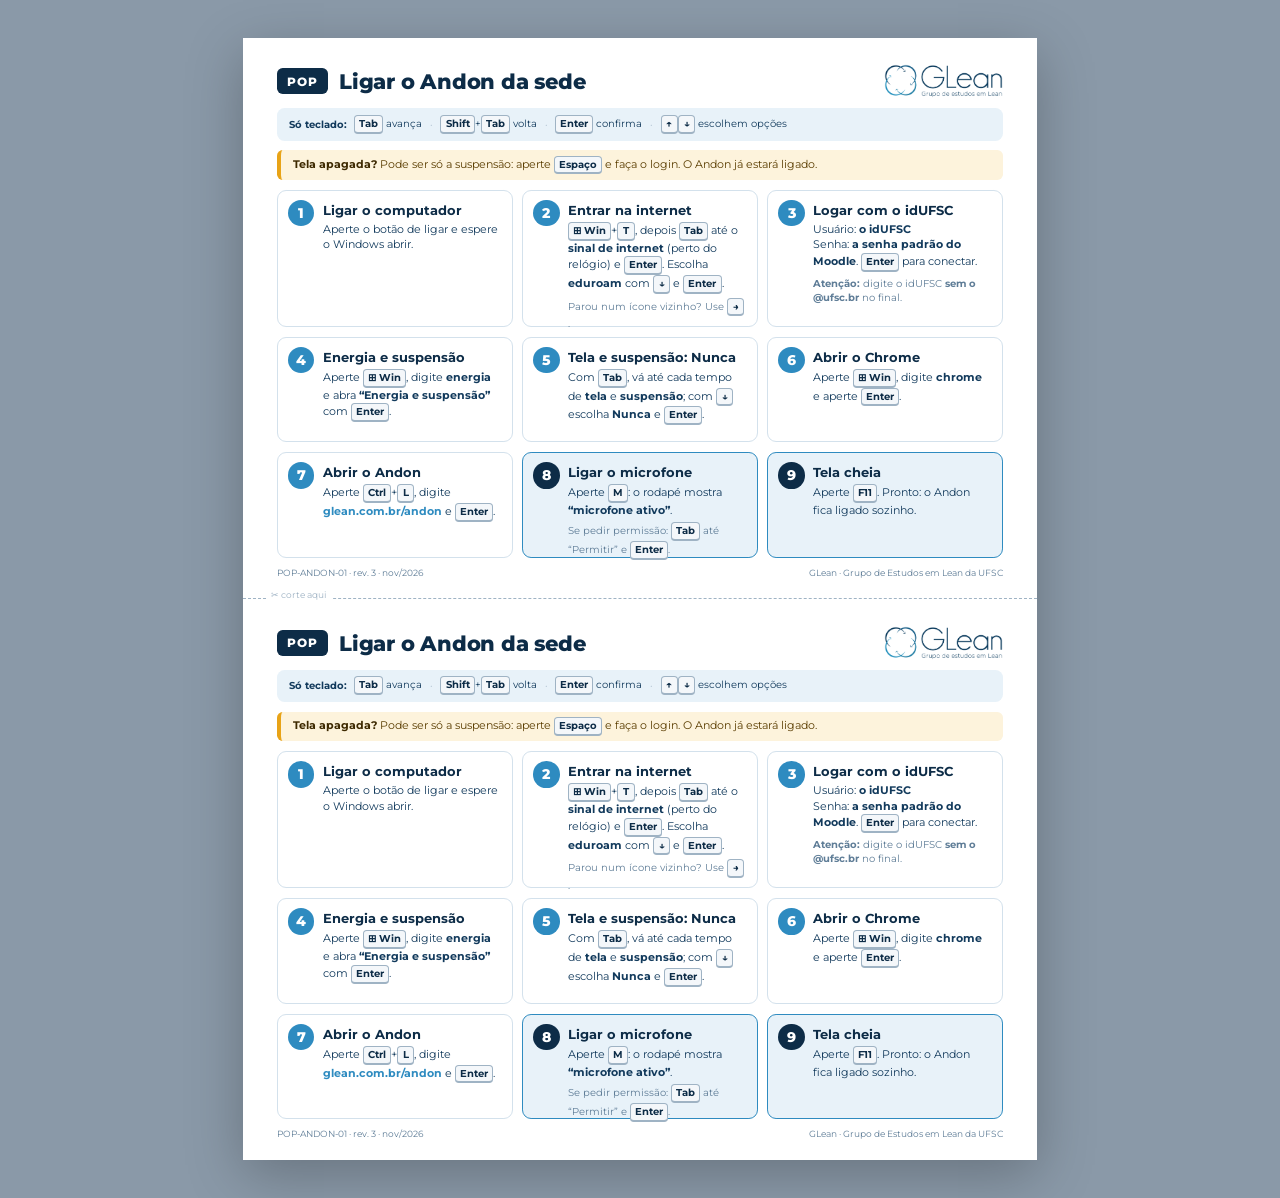
<file: andon/pop/index.html>
<!doctype html>
<html lang="pt-BR">
<head>
<meta charset="utf-8">
<meta name="viewport" content="width=device-width, initial-scale=1">
<title>POP Ligar o Andon</title>
<link rel="icon" href="../../assets/marca/favicon_glean.png">
<link rel="preconnect" href="https://fonts.googleapis.com">
<link rel="preconnect" href="https://fonts.gstatic.com" crossorigin>
<link rel="stylesheet" href="https://fonts.googleapis.com/css2?family=Montserrat:wght@400;500;600;700;800&display=swap">
<style>
  /* POP impresso: uma folha A4 com duas cópias iguais (metade de cima e de
     baixo), separadas por uma linha de corte. Cada metade é um POP completo. */
  @page { size: A4 portrait; margin: 0; }

  :root {
    --marinho: #0d2c47;
    --marinho-2: #123a5c;
    --azul: #2e8bc0;
    --azul-suave: #e8f2f9;
    --papel: #f4f7fa;
    --borda: #d3e1ec;
    --texto: #123a5c;
    --fraco: #5f7d97;
  }

  * { box-sizing: border-box; }
  html, body { margin: 0; padding: 0; }
  body {
    font-family: "Montserrat", "Segoe UI", Arial, sans-serif;
    color: var(--texto);
    background: #8a99a8;
    -webkit-print-color-adjust: exact;
    print-color-adjust: exact;
  }

  .folha {
    width: 210mm;
    height: 297mm;
    margin: 10mm auto;
    background: #fff;
    display: flex;
    flex-direction: column;
    box-shadow: 0 4mm 14mm rgba(0, 0, 0, .25);
  }
  @media print {
    body { background: #fff; }
    .folha { margin: 0; box-shadow: none; }
  }

  .pop {
    height: 148.3mm;   /* 148,5 menos a linha de corte: a folha não vaza para uma 2ª página */
    padding: 7mm 9mm 5.5mm;
    display: flex;
    flex-direction: column;
    gap: 2.6mm;
    overflow: hidden;
  }

  .corte {
    height: 0;
    border-top: .3mm dashed #9fb3c4;
    position: relative;
  }
  .corte span {
    position: absolute;
    left: 6mm;
    top: -2.6mm;
    background: #fff;
    padding: 0 1.5mm;
    font-size: 7pt;
    color: #9fb3c4;
  }

  /* ---------- cabeçalho ---------- */
  .topo { display: flex; align-items: center; justify-content: space-between; gap: 6mm; }
  .titulo { display: flex; align-items: center; gap: 3mm; }
  .selo-pop {
    background: var(--marinho);
    color: #fff;
    font-weight: 800;
    font-size: 9pt;
    letter-spacing: .08em;
    padding: 1.4mm 2.6mm;
    border-radius: 1.5mm;
  }
  h1 { margin: 0; font-size: 16pt; font-weight: 800; color: var(--marinho); letter-spacing: -.01em; }
  .logo { height: 9mm; width: auto; }

  .teclado {
    display: flex;
    align-items: center;
    gap: 2mm;
    flex-wrap: wrap;
    background: var(--azul-suave);
    border-radius: 2mm;
    padding: 1.8mm 3mm;
    font-size: 7.6pt;
    color: var(--marinho-2);
  }
  .teclado b { font-weight: 700; }
  .teclado .sep { color: #9fb3c4; }

  .aviso {
    margin: 0;
    padding: 1.4mm 3mm;
    border-left: 1.2mm solid #e8a317;
    border-radius: 1.5mm;
    background: #fdf3dc;
    font-size: 8pt;
    line-height: 1.45;
    color: #5a3d00;
  }
  .aviso b { color: #3d2900; }

  /* ---------- passos ---------- */
  .passos {
    flex: 1;
    display: grid;
    grid-template-columns: repeat(3, 1fr);
    grid-template-rows: minmax(0, 1.3fr) minmax(0, 1fr) minmax(0, 1fr);
    min-height: 0;
    gap: 2.6mm;
    margin: 0;
    padding: 0;
    list-style: none;
    counter-reset: passo;
  }
  .passo {
    counter-increment: passo;
    border: .3mm solid var(--borda);
    border-radius: 2.4mm;
    padding: 2.4mm 2.8mm 2.2mm 2.6mm;
    display: grid;
    grid-template-columns: 7mm 1fr;
    column-gap: 2.2mm;
    align-content: start;
    background: #fff;
  }
  .passo::before {
    content: counter(passo);
    grid-row: span 2;
    width: 7mm; height: 7mm;
    border-radius: 50%;
    background: var(--azul);
    color: #fff;
    font-weight: 800;
    font-size: 10.5pt;
    display: grid;
    place-items: center;
  }
  .passo h2 { margin: .6mm 0 1mm; font-size: 10pt; font-weight: 700; color: var(--marinho); line-height: 1.2; }
  .passo p { margin: 0; font-size: 8.1pt; line-height: 1.45; color: var(--texto); }
  .passo .obs { display: block; margin-top: 1mm; font-size: 7.4pt; color: var(--fraco); }
  .passo.destaque { border-color: var(--azul); background: var(--azul-suave); }
  .passo.destaque::before { background: var(--marinho); }

  kbd {
    display: inline-block;
    min-width: 4.6mm;
    padding: 0 1.1mm;
    border: .25mm solid #9fb3c4;
    border-bottom-width: .6mm;
    border-radius: 1mm;
    background: var(--papel);
    font-family: inherit;
    font-size: 7.6pt;
    font-weight: 700;
    line-height: 4.2mm;
    text-align: center;
    color: var(--marinho);
    white-space: nowrap;
  }
  .url {
    font-weight: 700;
    color: var(--azul);
    white-space: nowrap;
  }

  /* ---------- rodapé ---------- */
  .rodape {
    display: flex;
    justify-content: space-between;
    gap: 4mm;
    font-size: 6.4pt;
    color: var(--fraco);
  }
</style>
</head>
<body>
<div class="folha">

  <template id="modelo">
    <section class="pop">
      <header class="topo">
        <div class="titulo">
          <span class="selo-pop">POP</span>
          <h1>Ligar o Andon da sede</h1>
        </div>
        <img class="logo" src="../../assets/marca/logo.png" alt="GLean">
      </header>

      <div class="teclado">
        <b>Só teclado:</b>
        <span><kbd>Tab</kbd> avança</span><span class="sep">·</span>
        <span><kbd>Shift</kbd>+<kbd>Tab</kbd> volta</span><span class="sep">·</span>
        <span><kbd>Enter</kbd> confirma</span><span class="sep">·</span>
        <span><kbd>↑</kbd><kbd>↓</kbd> escolhem opções</span>
      </div>

      <p class="aviso">
        <b>Tela apagada?</b> Pode ser só a suspensão: aperte <kbd>Espaço</kbd> e faça o login.
        O Andon já estará ligado.
      </p>

      <ol class="passos">
        <li class="passo">
          <h2>Ligar o computador</h2>
          <p>Aperte o botão de ligar e espere o Windows abrir.</p>
        </li>
        <li class="passo">
          <h2>Entrar na internet</h2>
          <p><kbd>⊞ Win</kbd>+<kbd>T</kbd>, depois <kbd>Tab</kbd> até o <b>sinal de internet</b> (perto do relógio) e <kbd>Enter</kbd>. Escolha <b>eduroam</b> com <kbd>↓</kbd> e <kbd>Enter</kbd>.<span class="obs">Parou num ícone vizinho? Use <kbd>→</kbd>.</span></p>
        </li>
        <li class="passo">
          <h2>Logar com o idUFSC</h2>
          <p>Usuário: <b>o idUFSC</b><br>Senha: <b>a senha padrão do Moodle</b>. <kbd>Enter</kbd> para conectar.<span class="obs"><b>Atenção:</b> digite o idUFSC <b>sem o @ufsc.br</b> no final.</span></p>
        </li>
        <li class="passo">
          <h2>Energia e suspensão</h2>
          <p>Aperte <kbd>⊞ Win</kbd>, digite <b>energia</b> e abra <b>“Energia e suspensão”</b> com <kbd>Enter</kbd>.</p>
        </li>
        <li class="passo">
          <h2>Tela e suspensão: Nunca</h2>
          <p>Com <kbd>Tab</kbd>, vá até cada tempo de <b>tela</b> e <b>suspensão</b>; com <kbd>↓</kbd> escolha <b>Nunca</b> e <kbd>Enter</kbd>.</p>
        </li>
        <li class="passo">
          <h2>Abrir o Chrome</h2>
          <p>Aperte <kbd>⊞ Win</kbd>, digite <b>chrome</b> e aperte <kbd>Enter</kbd>.</p>
        </li>
        <li class="passo">
          <h2>Abrir o Andon</h2>
          <p>Aperte <kbd>Ctrl</kbd>+<kbd>L</kbd>, digite <span class="url">glean.com.br/andon</span> e <kbd>Enter</kbd>.</p>
        </li>
        <li class="passo destaque">
          <h2>Ligar o microfone</h2>
          <p>Aperte <kbd>M</kbd>: o rodapé mostra <b>“microfone ativo”</b>.
            <span class="obs">Se pedir permissão: <kbd>Tab</kbd> até “Permitir” e <kbd>Enter</kbd>.</span></p>
        </li>
        <li class="passo destaque">
          <h2>Tela cheia</h2>
          <p>Aperte <kbd>F11</kbd>. Pronto: o Andon fica ligado sozinho.</p>
        </li>
      </ol>

      <footer class="rodape">
        <span>POP-ANDON-01 · rev. 3 · nov/2026</span>
        <span>GLean · Grupo de Estudos em Lean da UFSC</span>
      </footer>
    </section>
  </template>

  <div id="copia-1"></div>
  <div class="corte"><span>✂ corte aqui</span></div>
  <div id="copia-2"></div>
</div>

<script>
  // As duas metades da folha são o mesmo POP: o conteúdo existe uma vez só.
  const modelo = document.getElementById("modelo");
  ["copia-1", "copia-2"].forEach((id) => {
    document.getElementById(id).replaceWith(modelo.content.cloneNode(true));
  });
</script>
</body>
</html>
</file>
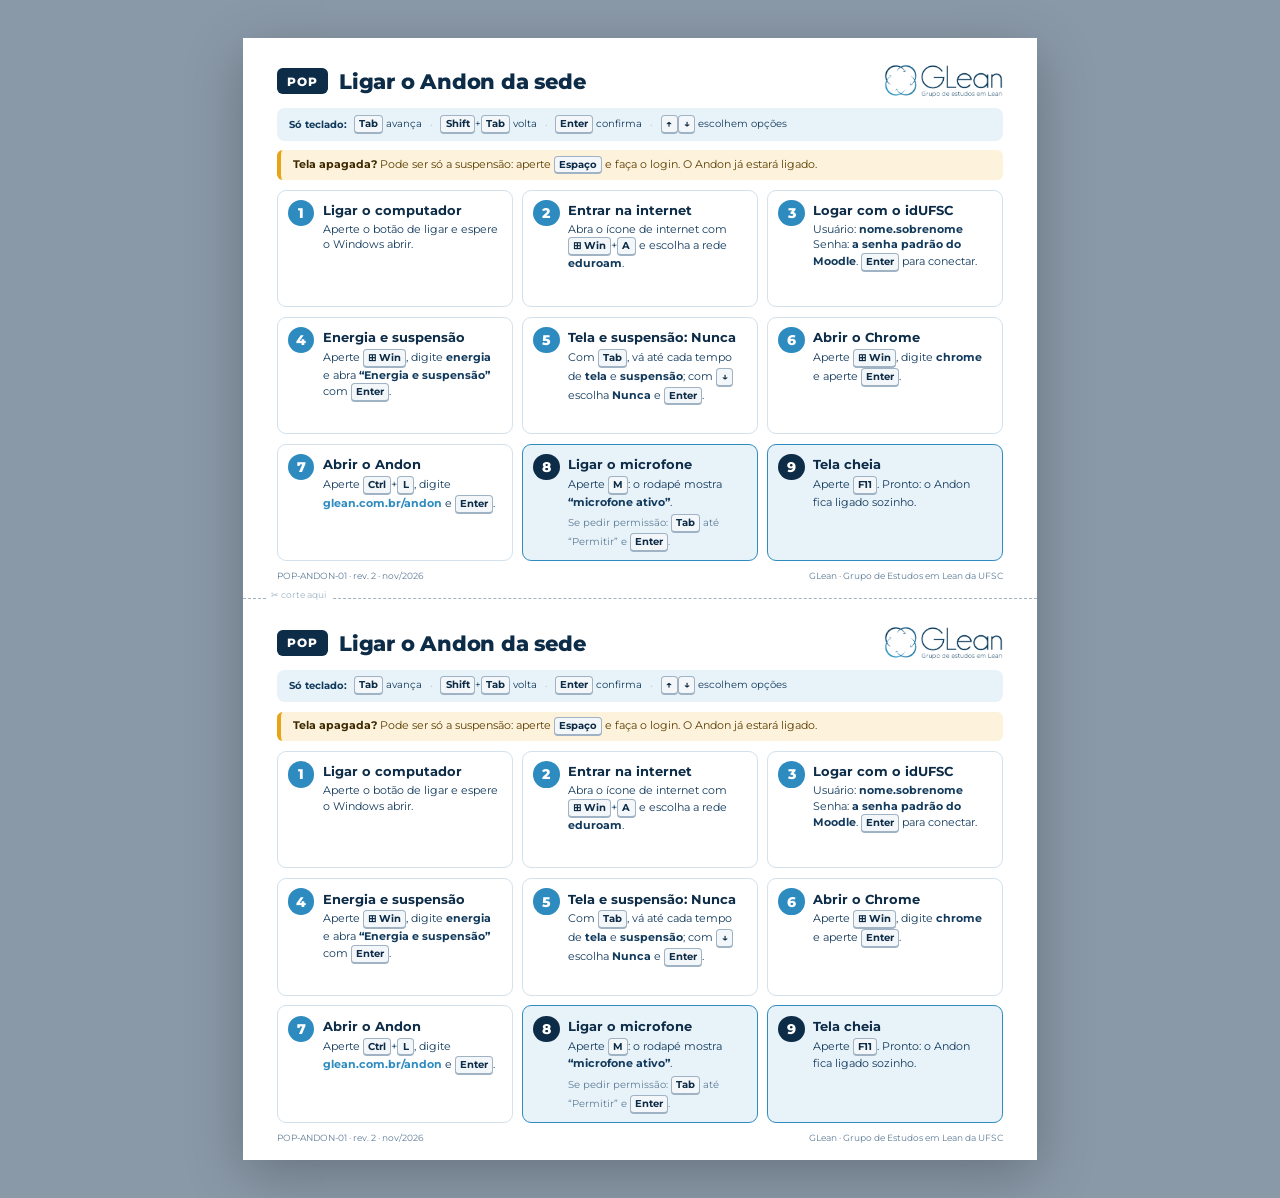
<file: andon/pop.html>
<!doctype html>
<html lang="pt-BR">
<head>
<meta charset="utf-8">
<meta name="viewport" content="width=device-width, initial-scale=1">
<title>POP Ligar o Andon</title>
<link rel="preconnect" href="https://fonts.googleapis.com">
<link rel="preconnect" href="https://fonts.gstatic.com" crossorigin>
<link rel="stylesheet" href="https://fonts.googleapis.com/css2?family=Montserrat:wght@400;500;600;700;800&display=swap">
<style>
  /* POP impresso: uma folha A4 com duas cópias iguais (metade de cima e de
     baixo), separadas por uma linha de corte. Cada metade é um POP completo. */
  @page { size: A4 portrait; margin: 0; }

  :root {
    --marinho: #0d2c47;
    --marinho-2: #123a5c;
    --azul: #2e8bc0;
    --azul-suave: #e8f2f9;
    --papel: #f4f7fa;
    --borda: #d3e1ec;
    --texto: #123a5c;
    --fraco: #5f7d97;
  }

  * { box-sizing: border-box; }
  html, body { margin: 0; padding: 0; }
  body {
    font-family: "Montserrat", "Segoe UI", Arial, sans-serif;
    color: var(--texto);
    background: #8a99a8;
    -webkit-print-color-adjust: exact;
    print-color-adjust: exact;
  }

  .folha {
    width: 210mm;
    height: 297mm;
    margin: 10mm auto;
    background: #fff;
    display: flex;
    flex-direction: column;
    box-shadow: 0 4mm 14mm rgba(0, 0, 0, .25);
  }
  @media print {
    body { background: #fff; }
    .folha { margin: 0; box-shadow: none; }
  }

  .pop {
    height: 148.3mm;   /* 148,5 menos a linha de corte: a folha não vaza para uma 2ª página */
    padding: 7mm 9mm 5.5mm;
    display: flex;
    flex-direction: column;
    gap: 2.6mm;
    overflow: hidden;
  }

  .corte {
    height: 0;
    border-top: .3mm dashed #9fb3c4;
    position: relative;
  }
  .corte span {
    position: absolute;
    left: 6mm;
    top: -2.6mm;
    background: #fff;
    padding: 0 1.5mm;
    font-size: 7pt;
    color: #9fb3c4;
  }

  /* ---------- cabeçalho ---------- */
  .topo { display: flex; align-items: center; justify-content: space-between; gap: 6mm; }
  .titulo { display: flex; align-items: center; gap: 3mm; }
  .selo-pop {
    background: var(--marinho);
    color: #fff;
    font-weight: 800;
    font-size: 9pt;
    letter-spacing: .08em;
    padding: 1.4mm 2.6mm;
    border-radius: 1.5mm;
  }
  h1 { margin: 0; font-size: 16pt; font-weight: 800; color: var(--marinho); letter-spacing: -.01em; }
  .logo { height: 9mm; width: auto; }

  .teclado {
    display: flex;
    align-items: center;
    gap: 2mm;
    flex-wrap: wrap;
    background: var(--azul-suave);
    border-radius: 2mm;
    padding: 1.8mm 3mm;
    font-size: 7.6pt;
    color: var(--marinho-2);
  }
  .teclado b { font-weight: 700; }
  .teclado .sep { color: #9fb3c4; }

  .aviso {
    margin: 0;
    padding: 1.4mm 3mm;
    border-left: 1.2mm solid #e8a317;
    border-radius: 1.5mm;
    background: #fdf3dc;
    font-size: 8pt;
    line-height: 1.45;
    color: #5a3d00;
  }
  .aviso b { color: #3d2900; }

  /* ---------- passos ---------- */
  .passos {
    flex: 1;
    display: grid;
    grid-template-columns: repeat(3, 1fr);
    grid-template-rows: repeat(3, 1fr);
    gap: 2.6mm;
    margin: 0;
    padding: 0;
    list-style: none;
    counter-reset: passo;
  }
  .passo {
    counter-increment: passo;
    border: .3mm solid var(--borda);
    border-radius: 2.4mm;
    padding: 2.4mm 2.8mm 2.2mm 2.6mm;
    display: grid;
    grid-template-columns: 7mm 1fr;
    column-gap: 2.2mm;
    align-content: start;
    background: #fff;
  }
  .passo::before {
    content: counter(passo);
    grid-row: span 2;
    width: 7mm; height: 7mm;
    border-radius: 50%;
    background: var(--azul);
    color: #fff;
    font-weight: 800;
    font-size: 10.5pt;
    display: grid;
    place-items: center;
  }
  .passo h2 { margin: .6mm 0 1mm; font-size: 10pt; font-weight: 700; color: var(--marinho); line-height: 1.2; }
  .passo p { margin: 0; font-size: 8.1pt; line-height: 1.45; color: var(--texto); }
  .passo .obs { display: block; margin-top: 1mm; font-size: 7.4pt; color: var(--fraco); }
  .passo.destaque { border-color: var(--azul); background: var(--azul-suave); }
  .passo.destaque::before { background: var(--marinho); }

  kbd {
    display: inline-block;
    min-width: 4.6mm;
    padding: 0 1.1mm;
    border: .25mm solid #9fb3c4;
    border-bottom-width: .6mm;
    border-radius: 1mm;
    background: var(--papel);
    font-family: inherit;
    font-size: 7.6pt;
    font-weight: 700;
    line-height: 4.2mm;
    text-align: center;
    color: var(--marinho);
    white-space: nowrap;
  }
  .url {
    font-weight: 700;
    color: var(--azul);
    white-space: nowrap;
  }

  /* ---------- rodapé ---------- */
  .rodape {
    display: flex;
    justify-content: space-between;
    gap: 4mm;
    font-size: 6.4pt;
    color: var(--fraco);
  }
</style>
</head>
<body>
<div class="folha">

  <template id="modelo">
    <section class="pop">
      <header class="topo">
        <div class="titulo">
          <span class="selo-pop">POP</span>
          <h1>Ligar o Andon da sede</h1>
        </div>
        <img class="logo" src="../assets/logo.png" alt="GLean">
      </header>

      <div class="teclado">
        <b>Só teclado:</b>
        <span><kbd>Tab</kbd> avança</span><span class="sep">·</span>
        <span><kbd>Shift</kbd>+<kbd>Tab</kbd> volta</span><span class="sep">·</span>
        <span><kbd>Enter</kbd> confirma</span><span class="sep">·</span>
        <span><kbd>↑</kbd><kbd>↓</kbd> escolhem opções</span>
      </div>

      <p class="aviso">
        <b>Tela apagada?</b> Pode ser só a suspensão: aperte <kbd>Espaço</kbd> e faça o login.
        O Andon já estará ligado.
      </p>

      <ol class="passos">
        <li class="passo">
          <h2>Ligar o computador</h2>
          <p>Aperte o botão de ligar e espere o Windows abrir.</p>
        </li>
        <li class="passo">
          <h2>Entrar na internet</h2>
          <p>Abra o ícone de internet com <kbd>⊞ Win</kbd>+<kbd>A</kbd> e escolha a rede <b>eduroam</b>.</p>
        </li>
        <li class="passo">
          <h2>Logar com o idUFSC</h2>
          <p>Usuário: <b>nome.sobrenome</b><br>Senha: <b>a senha padrão do Moodle</b>. <kbd>Enter</kbd> para conectar.</p>
        </li>
        <li class="passo">
          <h2>Energia e suspensão</h2>
          <p>Aperte <kbd>⊞ Win</kbd>, digite <b>energia</b> e abra <b>“Energia e suspensão”</b> com <kbd>Enter</kbd>.</p>
        </li>
        <li class="passo">
          <h2>Tela e suspensão: Nunca</h2>
          <p>Com <kbd>Tab</kbd>, vá até cada tempo de <b>tela</b> e <b>suspensão</b>; com <kbd>↓</kbd> escolha <b>Nunca</b> e <kbd>Enter</kbd>.</p>
        </li>
        <li class="passo">
          <h2>Abrir o Chrome</h2>
          <p>Aperte <kbd>⊞ Win</kbd>, digite <b>chrome</b> e aperte <kbd>Enter</kbd>.</p>
        </li>
        <li class="passo">
          <h2>Abrir o Andon</h2>
          <p>Aperte <kbd>Ctrl</kbd>+<kbd>L</kbd>, digite <span class="url">glean.com.br/andon</span> e <kbd>Enter</kbd>.</p>
        </li>
        <li class="passo destaque">
          <h2>Ligar o microfone</h2>
          <p>Aperte <kbd>M</kbd>: o rodapé mostra <b>“microfone ativo”</b>.
            <span class="obs">Se pedir permissão: <kbd>Tab</kbd> até “Permitir” e <kbd>Enter</kbd>.</span></p>
        </li>
        <li class="passo destaque">
          <h2>Tela cheia</h2>
          <p>Aperte <kbd>F11</kbd>. Pronto: o Andon fica ligado sozinho.</p>
        </li>
      </ol>

      <footer class="rodape">
        <span>POP-ANDON-01 · rev. 2 · nov/2026</span>
        <span>GLean · Grupo de Estudos em Lean da UFSC</span>
      </footer>
    </section>
  </template>

  <div id="copia-1"></div>
  <div class="corte"><span>✂ corte aqui</span></div>
  <div id="copia-2"></div>
</div>

<script>
  // As duas metades da folha são o mesmo POP: o conteúdo existe uma vez só.
  const modelo = document.getElementById("modelo");
  ["copia-1", "copia-2"].forEach((id) => {
    document.getElementById(id).replaceWith(modelo.content.cloneNode(true));
  });
</script>
</body>
</html>
</file>
